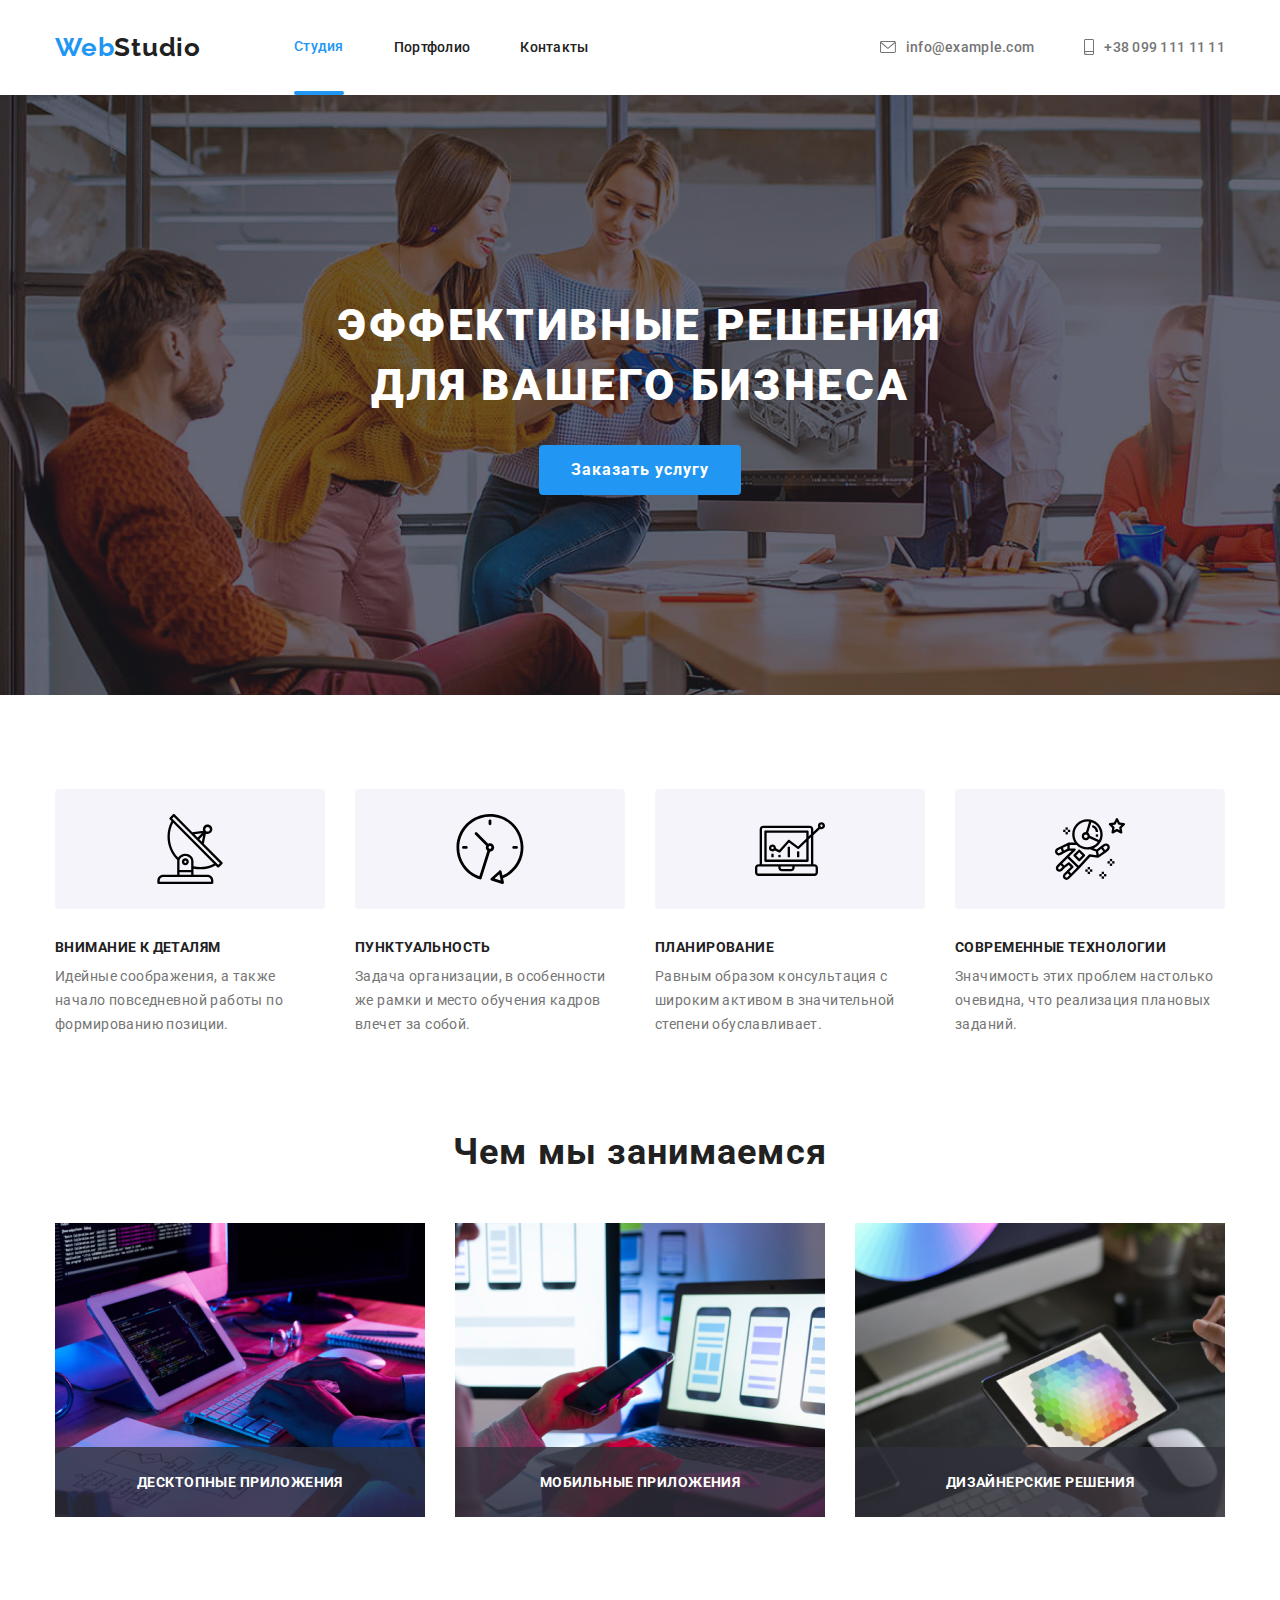
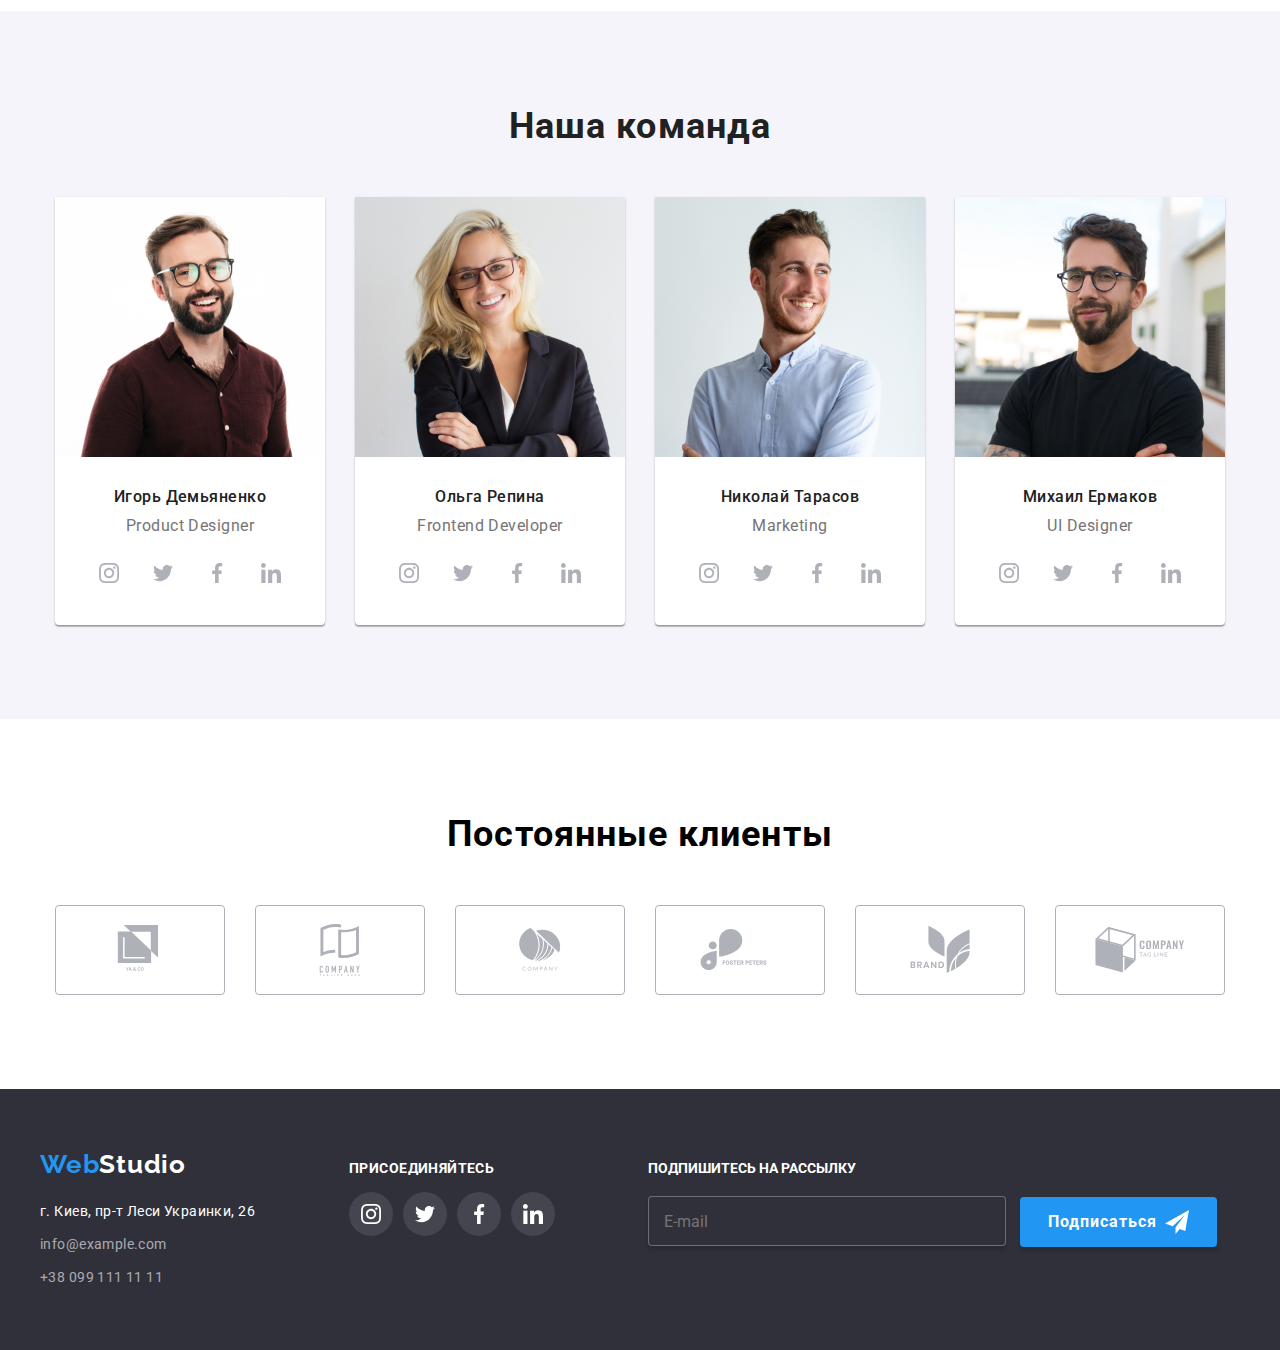
<file: index.html>
<!DOCTYPE html>
<html lang="ru">
  <head>
    <meta charset="UTF-8" />
    <meta name="viewport" content="width=device-width, initial-scale=1.0" />
    <title>Main</title>
    <link rel="stylesheet" href="https://cdnjs.cloudflare.com/ajax/libs/modern-normalize/1.0.0/modern-normalize.min.css">
    <link
      href="https://fonts.googleapis.com/css2?family=Oleo+Script&family=Raleway:wght@700&family=Roboto:wght@400;500;700;900&display=swap"
      rel="stylesheet" />
    <link rel="stylesheet" href="./css/styles.css" />
  </head>
  <body>
    <!-- Шапка -->
    <header class="header">
      <div class="container">
       <nav class="navigation">
        <a class="logo link" href="index.html">
          <span class="logo-element">Web</span>Studio
        </a>
        <ul class="navigation__list list">
          <li class="navigation__list-item">
            <a class="navigation__list-link link item active" href="index.html"><span class="navigation__list-underline"></span>Студия</a>
          </li>
          <li class="navigation__list-item">
            <a class="navigation__list-link link" href="portfolio.html">Портфолио</a>
          </li>
          <li class="navigation__list-item">
            <a class="navigation__list-link link" href="">Контакты</a>
          </li>
        </ul>
       </nav>
       <address class="address">
          <div class="header__address">
            <ul class="address__list list">
              <li class="address__list-item">
                <a class="address__list-link link" href="mailto:info@example.com">
                  <svg class="address__list-svg" width="16" height="12" ;>
                    <use href="./images/sprite.svg#icon-mail"></use>
                  </svg>
                  info@example.com</a>
              </li>
              <li class="address__list-item">
                <a class="address__list-link link" href="tel:+380991111111">
                  <svg class="address__list-svg" width="10" height="16" ;>
                    <use href="./images/sprite.svg#icon-smartphone"></use>
                  </svg>
                  +38 099 111 11 11</a>
              </li>
            </ul>
          </div>
          </address>
      </div>
    </header>
    <main>
      <!-- Герой -->
      <section class="hero">
        <div class="container">
            <h1 class="hero__header">Эффективные решения для вашего бизнеса</h1>
          <button class="modal-btn" type="button" data-modal-open>Заказать услугу</button>
        </div>
      </section>
      <!-- Наши качества -->
      <section class="about section">
        <div class="container">
          <h2 hidden class="about__header">Наши качества</h2>
          <ul class="about__list list">
            <li class="about__list-item">
              <div class="about__list-svg">
                <svg class="about__list-icon" width="120" height="70">
                  <use href="./images/sprite.svg#icon-antenna"></use>
                </svg>
              </div>
              <h3 class="about__list-header">Внимание к деталям</h3>
              <p class="about__list-text">
                Идейные соображения, а также начало повседневной работы по
                формированию позиции.
              </p>
            </li>
            <li class="about__list-item">
              <div class="about__list-svg">
                <svg class="about__list-icon" width="120" height="70">
                  <use href="./images/sprite.svg#icon-clock"></use>
                </svg>
              </div>
              <h3 class="about__list-header">Пунктуальность</h3>
              <p class="about__list-text">
                Задача организации, в особенности же рамки и место обучения кадров
                влечет за собой.
              </p>
            </li>
            <li class="about__list-item">
              <div class="about__list-svg">
                <svg class="about__list-icon" width="120" height="70">
                  <use href="./images/sprite.svg#icon-diagram"></use>
                </svg>
              </div>
              <h3 class="about__list-header">Планирование</h3>
              <p class="about__list-text">
                Равным образом консультация с широким активом в значительной
                степени обуславливает.
              </p>
            </li>
            <li class="about__list-item">
              <div class="about__list-svg">
                <svg class="about__list-icon" width="120" height="70">
                  <use href="./images/sprite.svg#icon-astronaut"></use>
                </svg>
              </div>
              <h3 class="about__list-header">Современные технологии</h3>
              <p class="about__list-text">
                Значимость этих проблем настолько очевидна, что реализация
                плановых заданий.
              </p>
            </li>
          </ul>
        </div>
      </section>
      <!-- Чем мы занимаемся -->
      <section class="works">
        <div class="container">
          <h2 class="works__header">Чем мы занимаемся</h2>
          <ul class="works__list list">
            <li class="works__list-item">
              <img class="works__list-img" src="./images/main/tab.jpg" alt="человек за планшетом" width="370" height="294" />
              <p class="works__list-desc">Десктопные приложения</p>
            </li>
            <li class="works__list-item">
              <img class="works__list-img" src="./images/main/phone1.jpg" alt="человек с телефоном за ноутбуком" width="370"
                height="294" />
              <p class="works__list-desc">Мобильные приложения</p>
            </li>
            <li class="works__list-item">
              <img class="works__list-img" src="./images/main/phone2.jpg" alt="человек с палитрой на телефоне" width="370"
                height="294" />
              <p class="works__list-desc">Дизайнерские решения</p>
            </li>
          </ul>
        </div>
      </section>
      <!-- Наша команда -->
      <section class="team section">
        <div class="container">
          <h2 class="team__header">Наша команда</h2>
          <ul class="team__list list">
            <li class="team__list-item">
              <img class="team__list-img" src="./images/main/igordemyanenko.jpg" alt="Фото разработчика" height="260"
                width="270" />
              <div class="team__info">
                <h3 class="team__name">Игорь Демьяненко</h3>
                <p class="team__work">Product Designer</p>
                <ul class="social__list list">
                  <li class="social__list-item">
                    <a href="#" class="social__list-link link">
                      <svg class="social__list-svg">
                        <use href="./images/sprite.svg#icon-instagram"></use>
                      </svg>
                    </a>
                  </li>
                  <li class="social__list-item">
                    <a href="#" class="social__list-link link">
                      <svg class="social__list-svg">
                        <use href="./images/sprite.svg#icon-twitter"></use>
                      </svg>
                    </a>
                  </li>
                  <li class="social__list-item">
                    <a href="#" class="social__list-link link">
                      <svg class="social__list-svg">
                        <use href="./images/sprite.svg#icon-facebook"></use>
                      </svg>
                    </a>
                  </li>
                  <li class="social__list-item">
                    <a href="#" class="social__list-link link">
                      <svg class="social__list-svg">
                        <use href="./images/sprite.svg#icon-linkedin"></use>
                      </svg>
                    </a>
                  </li>
                </ul>
              </div>
            </li>
            <li class="team__list-item">
              <img class="team__list-img" src="./images/main/olgarepina.jpg" alt="Фото разработчика" height="260"
                width="270" />
              <div class="team__info">
                <h3 class="team__name">Ольга Репина</h3>
                <p class="team__work">Frontend Developer</p>
                <ul class="social__list list">
                  <li class="social__list-item">
                    <a href="#" class="social__list-link link">
                      <svg class="social__list-svg">
                        <use href="./images/sprite.svg#icon-instagram"></use>
                      </svg>
                    </a>
                  </li>
                  <li class="social__list-item">
                    <a href="#" class="social__list-link link">
                      <svg class="social__list-svg">
                        <use href="./images/sprite.svg#icon-twitter"></use>
                      </svg>
                    </a>
                  </li>
                  <li class="social__list-item">
                    <a href="#" class="social__list-link link">
                      <svg class="social__list-svg">
                        <use href="./images/sprite.svg#icon-facebook"></use>
                      </svg>
                    </a>
                  </li>
                  <li class="social__list-item">
                    <a href="#" class="social__list-link link">
                      <svg class="social__list-svg">
                        <use href="./images/sprite.svg#icon-linkedin"></use>
                      </svg>
                    </a>
                  </li>
                </ul>
              </div>
            </li>
            <li class="team__list-item">
              <img class="team__list-img" src="./images/main/nikolaytarasov.jpg" alt="Фото разработчика" height="260"
                width="270" />
              <div class="team__info">
                <h3 class="team__name">Николай Тарасов</h3>
                <p class="team__work">Marketing</p>
                <ul class="social__list list">
                  <li class="social__list-item">
                    <a href="#" class="social__list-link link">
                      <svg class="social__list-svg">
                        <use href="./images/sprite.svg#icon-instagram"></use>
                      </svg>
                    </a>
                  </li>
                  <li class="social__list-item">
                    <a href="#" class="social__list-link link">
                      <svg class="social__list-svg">
                        <use href="./images/sprite.svg#icon-twitter"></use>
                      </svg>
                    </a>
                  </li>
                  <li class="social__list-item">
                    <a href="#" class="social__list-link link">
                      <svg class="social__list-svg">
                        <use href="./images/sprite.svg#icon-facebook"></use>
                      </svg>
                    </a>
                  </li>
                  <li class="social__list-item">
                    <a href="#" class="social__list-link link">
                      <svg class="social__list-svg">
                        <use href="./images/sprite.svg#icon-linkedin"></use>
                      </svg>
                    </a>
                  </li>
                </ul>
              </div>
            </li>
            <li class="team__list-item">
              <img class="team__list-img" src="./images/main/mihailermakov.jpg" alt="Фото разработчика" height="260"
                width="270" />
              <div class="team__info">
                <h3 class="team__name">Михаил Ермаков</h3>
                <p class="team__work">UI Designer</p>
                <ul class="social__list list">
                  <li class="social__list-item">
                    <a href="#" class="social__list-link link">
                      <svg class="social__list-svg">
                        <use href="./images/sprite.svg#icon-instagram"></use>
                      </svg>
                    </a>
                  </li>
                  <li class="social__list-item">
                    <a href="#" class="social__list-link link">
                      <svg class="social__list-svg">
                        <use href="./images/sprite.svg#icon-twitter"></use>
                      </svg>
                    </a>
                  </li>
                  <li class="social__list-item">
                    <a href="#" class="social__list-link link">
                      <svg class="social__list-svg">
                        <use href="./images/sprite.svg#icon-facebook"></use>
                      </svg>
                    </a>
                  </li>
                  <li class="social__list-item">
                    <a href="#" class="social__list-link link">
                      <svg class="social__list-svg">
                        <use href="./images/sprite.svg#icon-linkedin"></use>
                      </svg>
                    </a>
                  </li>
                </ul>
              </div>
            </li>
          </ul>
        </div>
      </section>
      <!--Постоянные клиенты-->
      <section class="clients section">
        <div class="container">
          <h2 class="clients__header">Постоянные клиенты</h2>
          <ul class="clients__list list">
            <li class="clients__list-item">
              <a class="clients__list-link link" href="">
                <svg class="clients__list-svg" wight="45" height="49">
                  <use href="./images/sprite.svg#icon-logo1"></use>
                </svg>
              </a>
            </li>
            <li class="clients__list-item">
              <a class="clients__list-link link" href="">
                <svg class="clients__list-svg" wight="40" height="52">
                  <use href="./images/sprite.svg#icon-logo2"></use>
                </svg>
              </a>
            </li>
            <li class="clients__list-item">
              <a class="clients__list-link link" href="">
                <svg class="clients__list-svg" wight="41" height="43">
                  <use href="./images/sprite.svg#icon-logo3"></use>
                </svg>
              </a>
            </li>
            <li class="clients__list-item">
              <a class="clients__list-link link" href="">
                <svg class="clients__list-svg" wight="80" height="42">
                  <use href="./images/sprite.svg#icon-logo4"></use>
                </svg>
              </a>
            </li>
            <li class="clients__list-item">
              <a class="clients__list-link link" href="">
                <svg class="clients__list-svg" wight="59" height="47">
                  <use href="./images/sprite.svg#icon-logo5"></use>
                </svg>
              </a>
            </li>
            <li class="clients__list-item">
              <a class="clients__list-link link" href="">
                <svg class="clients__list-svg" wight="89" height="46">
                  <use href="./images/sprite.svg#icon-logo6"></use>
                </svg>
              </a>
            </li>
          </ul>
        </div>
      </section>
    </main>
    <footer class="footer">
      <div class="container">
        <div class="footer__address-wrapper">
          <a class="logo link" href="/index.html">
            <span class="logo-element">Web</span><span class="footer__logo-element">Studio</span>
          </a>
          <address class="footer__address address">
            <ul class="footer__address-list list">
              <li class="footer__address-item">
                <a class="footer__address-map link" href="https://goo.gl/maps/5HZnRqnJjsardYHZ7" target="_blank">г. Киев, пр-т
                  Леси
                  Украинки, 26
                </a>
              </li>
              <li class="footer__address-item">
                <a class="footer__address-link link" href="mailto:info@example.com">info@example.com</a>
              </li>
              <li class="footer__address-item">
                <a class="footer__address-link link" href="tel:+380991111111">+38 099 111 11 11</a>
              </li>
            </ul>
          </address>
        </div>
        <div class="footer__social">
          <p class="footer__social-agit">Присоединяйтесь</p>
          <ul class="social__list list">
            <li class="social__list-item footer__social-item">
              <a href="#" class="social__list-link link footer__social-list">
                <svg class="social__list-svg footer__social-svg">
                  <use href="./images/sprite.svg#icon-instagram"></use>
                </svg>
              </a>
            </li>
            <li class="social__list-item footer__social-item">
              <a href="#" class="social__list-link link footer__social-list">
                <svg class="social__list-svg footer__social-svg">
                  <use href="./images/sprite.svg#icon-twitter"></use>
                </svg>
              </a>
            </li>
            <li class="social__list-item footer__social-item">
              <a href="#" class="social__list-link link footer__social-list">
                <svg class="social__list-svg footer__social-svg">
                  <use href="./images/sprite.svg#icon-facebook"></use>
                </svg>
              </a>
            </li>
            <li class="social__list-item footer__social-item">
              <a href="#" class="social__list-link link footer__social-list">
                <svg class="social__list-svg footer__social-svg">
                  <use href="./images/sprite.svg#icon-linkedin"></use>
                </svg>
              </a>
            </li>
          </ul>
        </div>
        <div class="footer__subscribe">
          <p class="footer__subscribe-agit">Подпишитесь на рассылку</p>
          <div>
            <input class="footer__subscribe-input" type="email" name="name" id="subscribe" placeholder="E-mail">
            <button type="submit" class="footer__subscribe-button">Подписаться
              <svg class="footer__subscribe-svg" width="24" height="24">
                <use href="./images/sprite.svg#icon-send">
              </svg>
            </button>
          </div>
        </div>
      </div>
    </footer>
    <!--Backdrop -->
    <div class="hero__backdrop is-hidden" data-modal>
      <div class="hero__modal">
        <h2 class="hero__modal-title">Оставьте свои данные, мы вам перезвоним</h2>
        <form class="hero__modal-form">
          <div class="hero__modal-area">
            <label class="hero__modal-label" for="name">Имя</label>
            <div class="hero__modal-wrapper">
              <input class="hero__modal-input" type="text" name="name" id="name">
              <svg class="hero__modal-svg" width="12" height="12">
                <use href="./images/sprite.svg#icon-name"></use>
              </svg>
            </div>
          </div>
          <div class="hero__modal-area">
            <label class="hero__modal-label" for="tel">Телефон</label>
            <div class="hero__modal-wrapper">
              <input class="hero__modal-input" type="tel" name="tel" id="tel">
              <svg class="hero__modal-svg" width="12" height="12">
                <use href="./images/sprite.svg#icon-phone"></use>
              </svg>
            </div>
          </div>
          <div class="hero__modal-area">
            <label class="hero__modal-label" for="email">Почта</label>
            <div class="hero__modal-wrapper">
              <input class="hero__modal-input" type="email" name="email" id="email">
              <svg class="hero__modal-svg" width="12" height="12">
                <use href="./images/sprite.svg#icon-mail2"></use>
              </svg>
            </div>
          </div>
          <div class="hero__modal-area">
            <label class="hero__modal-label" for="comment">Комментарий</label>
            <textarea class="hero__modal-comment" name="comment" id="comment" rows=""
              placeholder="Введите текст"></textarea>
          </div>
          <div class="hero__modal-checkbox-wrapper">
            <input class="hero__modal-input-check" type="checkbox" name="checkboxl" id="checkbox">
            <label class="hero__modal-check-label" for="checkbox">
              Соглашаюсь с рассылкой и принимаю
              <a href="" class="hero__modal-conditions">
                Условия договора
              </a>
            </label>
            <svg class="hero__modal-check-svg">
              <use href="./images/sprite.svg#icon-check"></use>
            </svg>
          </div>
          <button class="modal-btn" type="submit">Отправить</button>
        </form>
        <button type="button" class="hero__modalbtn" data-modal-close>
          <svg class="hero__modalbtn-svg" width="12" height="12">
            <use href="./images/sprite.svg#icon-close"></use>
          </svg>
        </button>
      </div>
    </div>
    <script src="./js/modal.js"></script>
  </body>
</html>
</file>
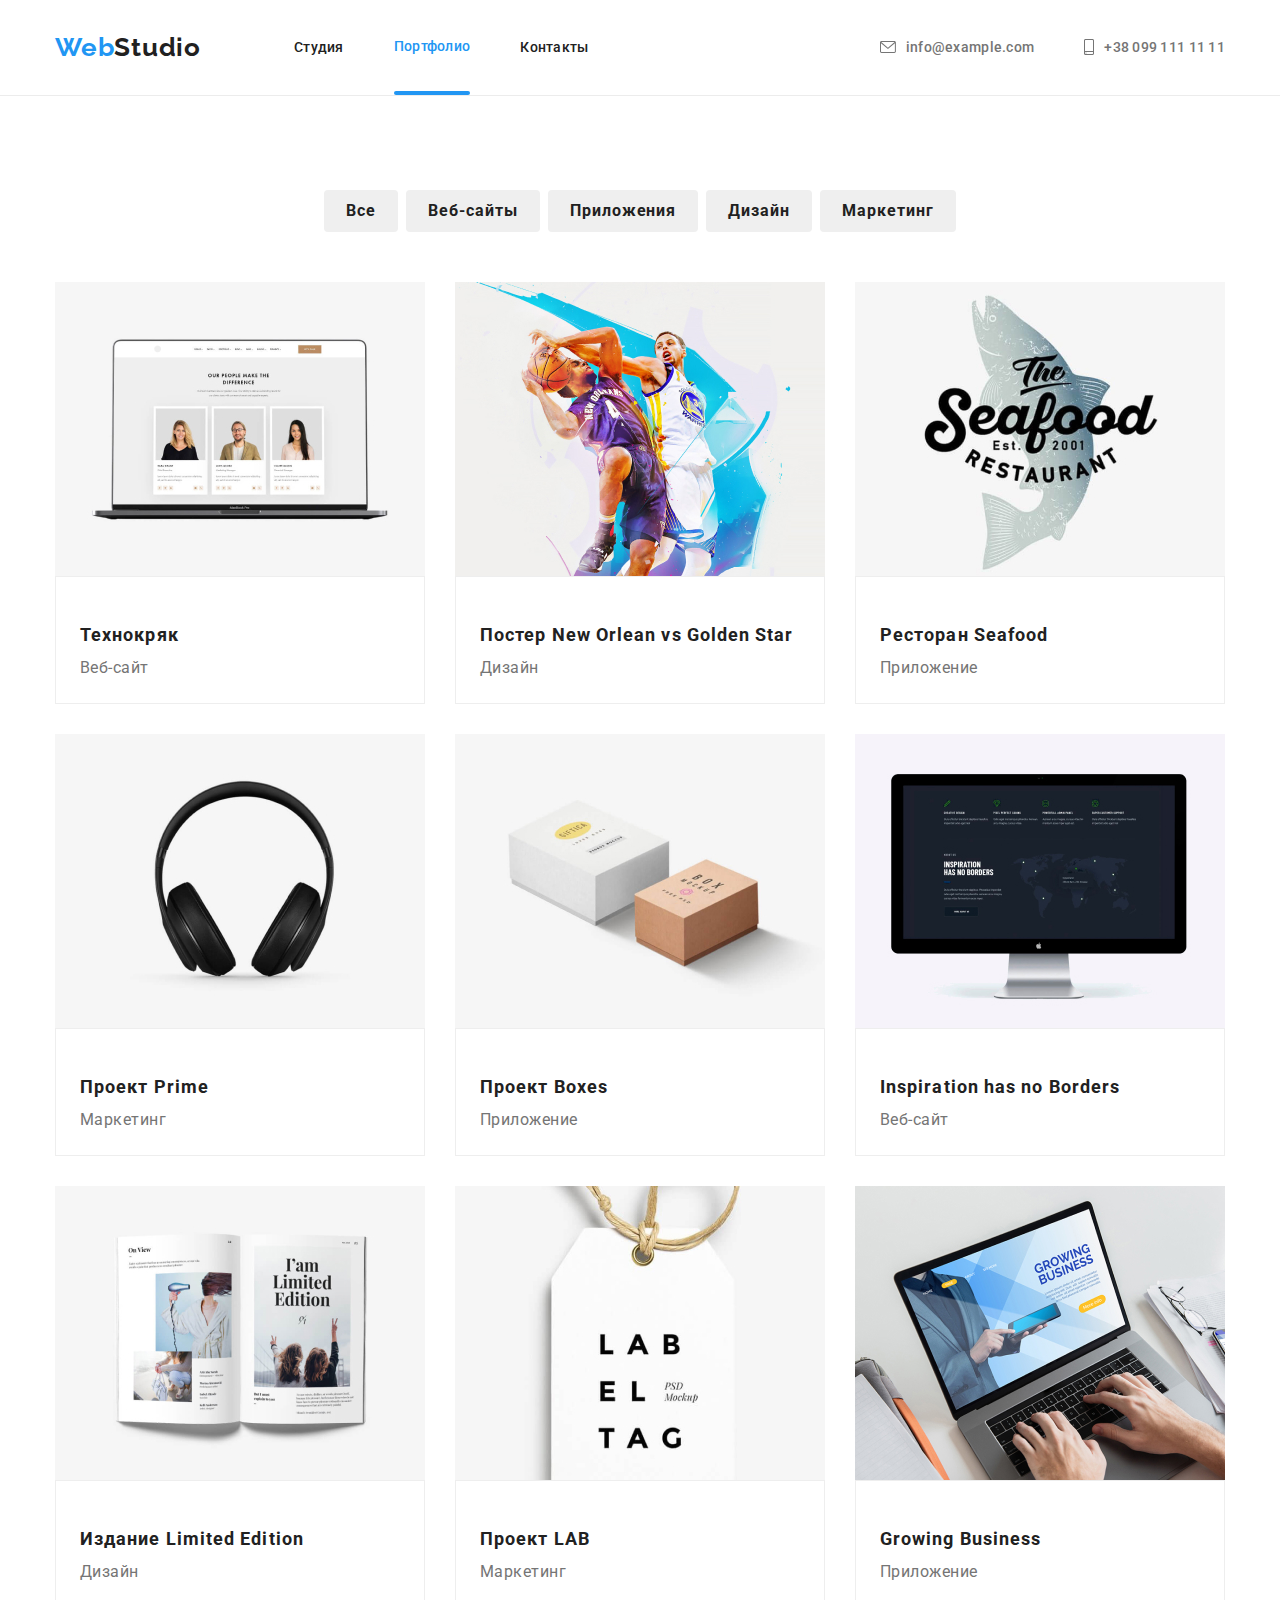
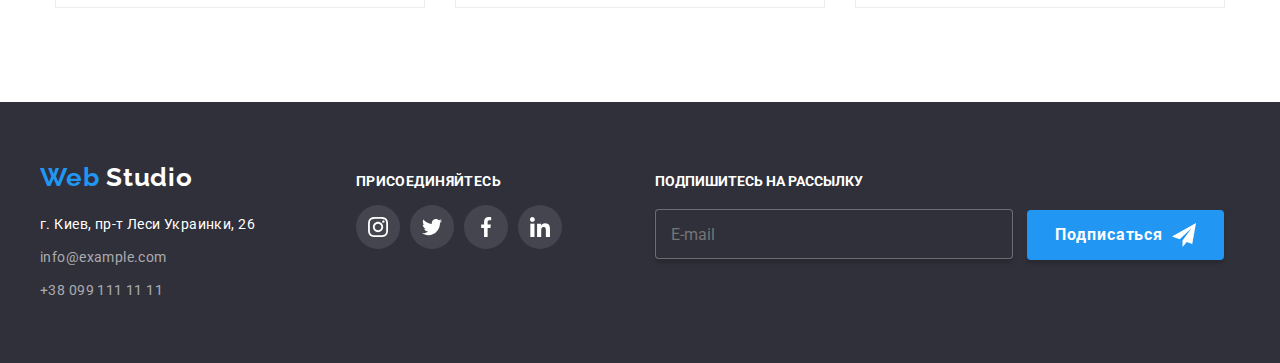
<file: portfolio.html>
<!DOCTYPE html>
<html lang="ru">
  <head>
    <meta charset="UTF-8" />
    <meta name="viewport" content="width=device-width, initial-scale=1.0" />
    <title>Portfolio</title>
    <link rel="stylesheet" href="https://cdnjs.cloudflare.com/ajax/libs/modern-normalize/1.0.0/modern-normalize.min.css">
    <link
      href="https://fonts.googleapis.com/css2?family=Oleo+Script&family=Raleway:wght@700&family=Roboto:wght@400;500;700;900&display=swap"
      rel="stylesheet" />
    <link rel="stylesheet" href="./css/portfolio.css" />
  </head>
  <body>
    <!-- Шапка -->
    <header class="header">
      <div class="container">
        <nav class="navigation">
          <a class="logo link" href="index.html">
            <span class="logo-element">Web</span>Studio
          </a>
        <ul class="navigation__list list">
          <li class="navigation__list-item">
            <a class="navigation__list-link link" href="index.html">Студия</a>
          </li>
          <li class="navigation__list-item">
            <a class="navigation__list-link link item active" href="portfolio.html"><span class="navigation__list-underline"></span>Портфолио</a>
          </li>
          <li class="navigation__list-item">
            <a class="navigation__list-link link" href="">Контакты</a>
          </li>
        </ul>
        </nav>
        <address class="address">
          <div class="header__address">
            <ul class="address__list list">
              <li class="address__list-item">
                <a class="address__list-link link" href="mailto:info@example.com">
                  <svg class="address__list-svg" width="16" height="12" ;>
                    <use href="./images/sprite.svg#icon-mail"></use>
                  </svg>
                  info@example.com</a>
              </li>
              <li class="address__list-item">
                <a class="address__list-link link" href="tel:+380991111111">
                  <svg class="address__list-svg" width="10" height="16" ;>
                    <use href="./images/sprite.svg#icon-smartphone"></use>
                  </svg>
                  +38 099 111 11 11</a>
              </li>
            </ul>
          </div>
        </address>
      </div>
    </header>
    <main>
      <!-- Список проектов -->
      <section class="projects">
        <h1 hidden>Список проектов</h1>
        <div class="container">
          <ul class="projects__list list">
            <li class="projects__list-item"><button class="modal-btn">Все</button></li>
            <li class="projects__list-item"><button class="modal-btn">Веб-сайты</button></li>
            <li class="projects__list-item"><button class="modal-btn">Приложения</button></li>
            <li class="projects__list-item"><button class="modal-btn">Дизайн</button></li>
            <li class="projects__list-item"><button class="modal-btn">Маркетинг</button></li>
          </ul>
        </div>
      </section>
      <!-- Примеры работ -->
      <section class="works">
        <!-- <h2 class="works__list">Примеры работ</h2> -->
        <div class="container">
          <ul class="works__list list">
            <li class="works__list-item">
              <a class="works__list-link link" href="">
                <div class="works__list-wrap">
                  <img src="./images/portfolio/technokryak.jpg" alt="Веб сайт технокряк" width="370" height="294" />
                  <div class="works__list-float">
                    <p class="works__list-text">Технокряк это современная площадка распространения коронавируса. Компании
                      используют эту платформу для цифрового шпионажа и атак на защищённые сервера конкурентов.
                    </p>
                  </div>
                </div>
                <div class="works__list-desc">
                  <h3 class="works__list-title">Технокряк</h3>
                  <p class="works__list-name">Веб-сайт</p>
                </div>
              </a>
            </li>
            <li class="works__list-item">
              <a class="works__list-link link" href="">
                <div class="works__list-wrap">
                  <img src="./images/portfolio/poster.jpg" alt="Веб сайт технокряк" width="370" height="294" />
                  <div class="works__list-float">
                    <p class="works__list-text">Технокряк это современная площадка распространения коронавируса. Компании
                      используют эту
                      платформу для цифрового шпионажа и атак на защищённые сервера конкурентов.
                    </p>
                  </div>
                </div>
                <div class="works__list-desc">
                  <h3 class="works__list-title">Постер New Orlean vs Golden Star</h3>
                  <p class="works__list-name">Дизайн</p>
                </div>
              </a>
            </li>
            <li class="works__list-item">
              <a class="works__list-link link" href="">
                <div class="works__list-wrap">
                  <img src="./images/portfolio/seafood.jpg" alt="Веб сайт технокряк" width="370" height="294" />
                  <div class="works__list-float">
                    <p class="works__list-text">Технокряк это современная площадка распространения коронавируса. Компании
                      используют эту
                      платформу для цифрового шпионажа и атак на защищённые сервера конкурентов.
                    </p>
                  </div>
                </div>
                <div class="works__list-desc">
                  <h3 class="works__list-title">Ресторан Seafood</h3>
                  <p class="works__list-name">Приложение</p>
                </div>
              </a>
            </li>
            <li class="works__list-item">
              <a class="works__list-link link" href="">
                <div class="works__list-wrap">
                  <img src="./images/portfolio/prime.jpg" alt="Веб сайт технокряк" width="370" height="294" />
                  <div class="works__list-float">
                    <p class="works__list-text">Технокряк это современная площадка распространения коронавируса. Компании
                      используют эту
                      платформу для цифрового шпионажа и атак на защищённые сервера конкурентов.
                    </p>
                  </div>
                </div>
                <div class="works__list-desc">
                  <h3 class="works__list-title">Проект Prime</h3>
                  <p class="works__list-name">Маркетинг</p>
                </div>
              </a>
            </li>
            <li class="works__list-item">
              <a class="works__list-link link" href="">
                <div class="works__list-wrap">
                  <img src="./images/portfolio/boxes.jpg" alt="Веб сайт технокряк" width="370" height="294" />
                  <div class="works__list-float">
                    <p class="works__list-text">Технокряк это современная площадка распространения коронавируса. Компании
                      используют эту
                      платформу для цифрового шпионажа и атак на защищённые сервера конкурентов.
                    </p>
                  </div>
                </div>
                <div class="works__list-desc">
                  <h3 class="works__list-title">Проект Boxes</h3>
                  <p class="works__list-name">Приложение</p>
                </div>
              </a>
            </li>
            <li class="works__list-item">
              <a class="works__list-link link" href="">
                <div class="works__list-wrap">
                  <img src="./images/portfolio/inspiration.jpg" alt="Веб сайт технокряк" width="370" height="294" />
                  <div class="works__list-float">
                    <p class="works__list-text">Технокряк это современная площадка распространения коронавируса. Компании
                      используют эту
                      платформу для цифрового шпионажа и атак на защищённые сервера конкурентов.
                    </p>
                  </div>
                </div>
                <div class="works__list-desc">
                  <h3 class="works__list-title">Inspiration has no Borders</h3>
                  <p class="works__list-name">Веб-сайт</p>
                </div>
              </a>
            </li>
            <li class="works__list-item">
              <a class="works__list-link link" href="">
                <div class="works__list-wrap">
                  <img src="./images/portfolio/limited.jpg" alt="Веб сайт технокряк" width="370" height="294" />
                  <div class="works__list-float">
                    <p class="works__list-text">Технокряк это современная площадка распространения коронавируса. Компании
                      используют эту
                      платформу для цифрового шпионажа и атак на защищённые сервера конкурентов.
                    </p>
                  </div>
                </div>
                <div class="works__list-desc">
                  <h3 class="works__list-title">Издание Limited Edition</h3>
                  <p class="works__list-name">Дизайн</p>
                </div>
              </a>
            </li>
            <li class="works__list-item">
              <a class="works__list-link link" href="">
                <div class="works__list-wrap">
                  <img src="./images/portfolio/lab.jpg" alt="Веб сайт технокряк" width="370" height="294" />
                  <div class="works__list-float">
                    <p class="works__list-text">Технокряк это современная площадка распространения коронавируса. Компании
                      используют эту
                      платформу для цифрового шпионажа и атак на защищённые сервера конкурентов.
                    </p>
                  </div>
                </div>
                <div class="works__list-desc">
                  <h3 class="works__list-title">Проект LAB</h3>
                  <p class="works__list-name">Маркетинг</p>
                </div>
              </a>
            </li>
            <li class="works__list-item">
              <a class="works__list-link link" href="">
                <div class="works__list-wrap">
                  <img src="./images/portfolio/growing.jpg" alt="Веб сайт технокряк" width="370" height="294" />
                  <div class="works__list-float">
                    <p class="works__list-text">Технокряк это современная площадка распространения коронавируса. Компании
                      используют эту
                      платформу для цифрового шпионажа и атак на защищённые сервера конкурентов.
                    </p>
                  </div>
                </div>
                <div class="works__list-desc">
                  <h3 class="works__list-title">Growing Business</h3>
                  <p class="works__list-name">Приложение</p>
                </div>
              </a>
            </li>
          </ul>
        </div>
      </section>
    </main>
    <footer class="footer">
      <div class="container">
        <div class="footer__address-wrapper">
          <a class="logo link" href="/index.html">
            <span class="logo-element">Web</span>
            <span class="footer__logo-element">Studio</span>
          </a>
          <address class="footer__address address">
            <ul class="footer__address-list list">
              <li class="footer__address-item">
                <a class="footer__address-map link" href="https://goo.gl/maps/5HZnRqnJjsardYHZ7" target="_blank">
                  г. Киев, пр-т Леси
                  Украинки, 26
                </a>
              </li>
              <li class="footer__address-item">
                <a class="footer__address-link link" href="mailto:info@example.com">info@example.com</a>
              </li>
              <li class="footer__address-item">
                <a class="footer__address-link link" href="tel:+380991111111">+38 099 111 11 11</a>
              </li>
            </ul>
          </address>
        </div>
        <div class="footer__social">
          <p class="footer__social-agit">Присоединяйтесь</p>
          <ul class="social__list list">
            <li class="social__list-item footer__social-item">
              <a href="#" class="social__list-link link footer__social-list">
                <svg class="social__list-svg footer__social-svg">
                  <use href="./images/sprite.svg#icon-instagram"></use>
                </svg>
              </a>
            </li>
            <li class="social__list-item footer__social-item">
              <a href="#" class="social__list-link link footer__social-list">
                <svg class="social__list-svg footer__social-svg">
                  <use href="./images/sprite.svg#icon-twitter"></use>
                </svg>
              </a>
            </li>
            <li class="social__list-item footer__social-item">
              <a href="#" class="social__list-link link footer__social-list">
                <svg class="social__list-svg footer__social-svg">
                  <use href="./images/sprite.svg#icon-facebook"></use>
                </svg>
              </a>
            </li>
            <li class="social__list-item footer__social-item">
              <a href="#" class="social__list-link link footer__social-list">
                <svg class="social__list-svg footer__social-svg">
                  <use href="./images/sprite.svg#icon-linkedin"></use>
                </svg>
              </a>
            </li>
          </ul>
        </div>
        <div class="footer__subscribe">
          <p class="footer__subscribe-agit">Подпишитесь на рассылку</p>
          <div>
            <input class="footer__subscribe-input" type="email" name="name" id="subscribe" placeholder="E-mail">
            <button type="submit" class="footer__subscribe-button">Подписаться
              <svg class="footer__subscribe-svg" width="24" height="24">
                <use href="./images/sprite.svg#icon-send">
              </svg>
            </button>
          </div>
        </div>
      </div>
    </footer>
    <script src="./js/modal.js"></script>
  </body>
</html>
</file>
<file: css/styles.css>
:root {
  --main-font: "Roboto", sans-serif;
  --secondary-font: "Raleway", sans-serif;
  --accent-color: #2196f3;
  --headers-color: #212121;
  --text-color: #757575;
  --hero-color: #ffffff;
  --social-color: #afb1b8;
  --about-color: #f5f4fa;
  --footer__address-color: rgba(255, 255, 255, 0.6);
}

h1,
h2,
h3,
h4,
h5,
h6,
p {
  margin: 0;
}

ul,
ol {
  margin: 0;
  padding: 0;
}

body {
  font-family: var(--main-font);
}

img {
  display: block;
}

.link {
  text-decoration: none;
}

.list {
  list-style: none;
}

.address {
  font-style: normal;
}

.container {
  width: 1200px;
  padding: 0 15px;
  margin: 0 auto;
}

.section {
  padding-top: 94px;
  padding-bottom: 94px;
}

/* ========== COMPONENTS ========== */
.logo-element {
  font-family: var(--secondary-font);
  font-weight: 700;
  font-size: 26px;
  line-height: 1.192;
  letter-spacing: 0.03em;
  color: var(--accent-color);
}

.works__header,
.team__header {
  font-weight: 700;
  font-size: 36px;
  line-height: 1.167;
  letter-spacing: 0.03em;
  color: var(--headers-color);
}

/* ======== END COMPONENTS ======== */

/* ========== HEADER ========== */
.header {
  padding: 32px 0;
}

.header .container {
  display: flex;
  align-items: center;
  justify-content: space-between;
}

.navigation {
  display: flex;
  align-items: center;
}

.navigation__list {
  display: flex;
}

.navigation__list-item:not(:last-child) {
  margin-right: 50px;
}

.logo {
  margin-right: 93px;
}

.navigation__list-link,
.address__list-link {
  font-weight: 500;
  font-size: 14px;
  line-height: 1.142;
  letter-spacing: 0.02em;
  color: var(--headers-color);
  transition: all 250ms cubic-bezier(0.4, 0, 0.2, 1);
}

.navigation__list-item .active {
  color: var(--accent-color);
}

.navigation__list-link:hover,
.address__list-link:hover,
.navigation__list-link:focus,
.address__list-link:focus {
  color: var(--accent-color);
}

.logo {
  font-family: var(--secondary-font);
  font-weight: 700;
  font-size: 26px;
  line-height: 1.192;
  letter-spacing: 0.03em;
  color: var(--headers-color);
}

.address__list {
  display: flex;
}

.address__list-item:not(:last-child) {
  margin-right: 50px;
}

.address__list-link {
  color: var(--text-color);
  display: flex;
  align-items: center;
}

.address__list-svg {
  display: inline-block;
  align-items: center;
  background-size: contain;
  background-position: center;
  margin-right: 10px;
  fill: var(--text-color);
  transition: all 250ms cubic-bezier(0.4, 0, 0.2, 1);
}

.item {
  display: block;
  position: relative;
}

.navigation__list-underline {
  position: absolute;
  bottom: -41px;
  width: 100%;
  height: 4px;
  border-radius: 2px;
  background-color: var(--accent-color);
}

.address__list-link:hover .address__list-svg,
.address__list-link:focus .address__list-svg {
  fill: var(--accent-color);
}

/* ========== END HEADER ========== */

/* ========== HERO ========== */
.hero {
  background-color: #2f303a;
  background-image: linear-gradient(
      rgba(47, 48, 58, 0.4),
      rgba(47, 48, 58, 0.4)
    ),
    url(../images/main/hero.jpg);
  max-width: 1600px;
  height: 600px;
  background-repeat: no-repeat;
  background-size: cover;
}

.modal-btn {
  display: block;
  font-family: inherit;
  font-weight: 700;
  font-size: 16px;
  line-height: 1.875;
  letter-spacing: 0.06em;
  margin: 0 auto;
  margin-top: 30px;
  padding: 10px 32px;
  border-style: none;
  border-radius: 4px;
  cursor: pointer;
  background-color: var(--accent-color);
  color: var(--hero-color);
}

.modal-btn:hover,
.modal-btn:focus {
  box-shadow: 0px 4px 4px rgba(0, 0, 0, 0.15);
}

.hero__header {
  text-align: center;
  width: 700px;
  margin: 0 auto;
  padding-top: 200px;
  font-weight: 900;
  font-size: 44px;
  line-height: 1.364;
  letter-spacing: 0.06em;
  text-transform: uppercase;
  color: var(--hero-color);
}
/* ========== END HERO ========== */

/* ========== ABOUT ========== */
.about .container {
  display: flex;
}

.about__list {
  display: flex;
  flex-wrap: wrap;
  margin-left: -30px;
}

.about__list-header {
  margin-top: 30px;
  font-weight: 700;
  font-size: 14px;
  line-height: 1.142;
  letter-spacing: 0.03em;
  text-transform: uppercase;
  color: var(--headers-color);
}

.about__list-item {
  margin-left: 30px;
  flex-basis: calc(100% / 4 - 30px);
}

.about__list-text {
  margin-top: 10px;
  font-weight: 400;
  font-size: 14px;
  line-height: 1.714;
  letter-spacing: 0.03em;
  color: var(--text-color);
}

.about__list-svg {
  display: flex;
  justify-content: center;
  padding-top: 25px;
  padding-bottom: 25px;
  border-radius: 4px;
  background-color: var(--about-color);
}

/* ========== END ABOUT ========== */

/* ========== WORKS ========== */
.works .container {
  display: flex;
  flex-wrap: wrap;
}

.works {
  padding-bottom: 94px;
}

.works__header {
  margin: 0 auto;
}

.works__list {
  display: flex;
  justify-content: center;
  padding-top: 50px;
}

.works__list-item:not(:last-child) {
  margin-right: 30px;
}

.works__list-item {
  position: relative;
}

.works__list-desc {
  font-weight: 700;
  font-size: 14px;
  line-height: 1.142;
  text-align: center;
  letter-spacing: 0.03em;
  text-transform: uppercase;
  color: var(--hero-color);
  padding-top: 27px;
  padding-bottom: 27px;
  background: rgba(47, 48, 58, 0.8);
  position: absolute;
  bottom: 0;
  left: 0;
  width: 100%;
}

/* ========== END WORKS ========== */

/* ========== TEAM ========== */
.team .container {
  display: flex;
  flex-wrap: wrap;
}

.team {
  background-color: #f5f4fa;
}

.team__header {
  margin: 0 auto;
}

.team__list {
  display: flex;
  padding-top: 50px;
}

.team__name {
  display: flex;
  justify-content: center;
  font-weight: 500;
  font-size: 16px;
  line-height: 1.188;
  letter-spacing: 0.03em;
  color: var(--headers-color);
}

.team__work {
  display: flex;
  justify-content: center;
  font-weight: 400;
  font-size: 16px;
  line-height: 1.188;
  letter-spacing: 0.03em;
  color: var(--text-color);
  margin-top: 10px;
}

.team__list-item {
  background-color: var(--hero-color);
  box-shadow: 0px 1px 3px rgba(0, 0, 0, 0.12), 0px 1px 1px rgba(0, 0, 0, 0.14),
    0px 2px 1px rgba(0, 0, 0, 0.2);
  border-radius: 0px 0px 4px 4px;
}

.team__list-item:not(:last-child) {
  margin-right: 30px;
}

.team__info {
  padding: 30px 32px;
}

.social__list {
  display: flex;
  justify-content: space-between;
  margin-top: 16px;
}

.social__list-link {
  display: flex;
  justify-content: center;
  align-items: center;
  width: 44px;
  height: 44px;
  border-radius: 50%;
  background-color: var(--hero-color);
  transition: all 250ms cubic-bezier(0.4, 0, 0.2, 1);
}

.social__list-link:hover,
.social__list-link:focus {
  background-color: var(--accent-color);
}

.social__list-link:hover .social__list-svg,
.social__list-link:focus .social__list-svg {
  fill: var(--hero-color);
}

.social__list-svg {
  width: 20px;
  height: 20px;
  fill: var(--social-color);
  transition: all 250ms cubic-bezier(0.4, 0, 0.2, 1);
}

/* ========== END TEAM ========== */

/* ========== CLIENTS ========== */
.clients__header {
  font-weight: 700;
  font-size: 36px;
  line-height: 1.167;
  text-align: center;
  letter-spacing: 0.03em;
  margin-bottom: 50px;
}

.clients__list {
  display: flex;
  justify-content: space-between;
}

.clients__list-link {
  display: flex;
  justify-content: center;
  align-items: center;
  border: 1px solid var(--social-color);
  border-radius: 4px;
  width: 170px;
  height: 90px;
  transition: all 250ms cubic-bezier(0.4, 0, 0.2, 1);
}

.clients__list-svg {
  fill: var(--social-color);
  transition: all 250ms cubic-bezier(0.4, 0, 0.2, 1);
}

.clients__list-link:hover,
.clients__list-link:focus {
  border-color: var(--accent-color);
}

.clients__list-link:hover .clients__list-svg,
.clients__list-link:focus .clients__list-svg {
  fill: var(--accent-color);
}

.clients__list-item:not(:last-child) {
  margin-right: 30px;
}

/* ========== END CLIENTS ========== */

/* ========== FOOTER ========== */
.footer {
  background-color: #2f303a;
}
.footer .container {
  display: flex;
  padding: 60px 0px;
  align-items: baseline;
}

.footer__logo-element {
  font-family: var(--secondary-font);
  font-weight: 700;
  font-size: 26px;
  line-height: 1.192;
  letter-spacing: 0.03em;
  color: var(--hero-color);
}

.footer__address-wrapper {
  margin-right: 70px;
}

.footer__address-map {
  font-style: normal;
  font-weight: 400;
  font-size: 14px;
  line-height: 1.714;
  letter-spacing: 0.03em;
  color: #ffffff;
}

.footer__address-link {
  font-style: normal;
  font-weight: 400;
  font-size: 14px;
  line-height: 1.714;
  letter-spacing: 0.03em;
  color: var(--footer__address-color);
}

.footer__address {
  margin-top: 20px;
}

.footer__address-item:not(:last-child) {
  margin-bottom: 9px;
}

.footer__social-agit {
  font-weight: 700;
  font-size: 14px;
  line-height: 1.143;
  letter-spacing: 0.03em;
  text-transform: uppercase;
  color: var(--hero-color);
}

.footer__social-list {
  background-color: rgba(255, 255, 255, 0.1);
}

.footer__social-item:not(:last-child) {
  margin-right: 10px;
}

.footer__social-svg {
  fill: var(--hero-color);
}

.footer__subscribe-button {
  display: inline-flex;
  align-items: center;
  justify-content: space-between;
  width: 197px;
  height: 50px;
  padding: 10px 28px;
  box-shadow: 0px 4px 4px rgba(0, 0, 0, 0.15);
  border-radius: 4px;
  border: none;
  font-weight: 700;
  font-size: 16px;
  line-height: 1.875;
  letter-spacing: 0.06em;
  color: var(--hero-color);
  background-color: var(--accent-color);
  cursor: pointer;
}

.footer__subscribe-input {
  width: 358px;
  height: 50px;
  border: 1px solid rgba(255, 255, 255, 0.3);
  border-radius: 4px;
  box-shadow: 0px 4px 4px rgba(0, 0, 0, 0.15);
  margin-right: 10px;
  padding: 15px;
  color: rgba(255, 255, 255, 0.6);
  background-color: #2f303a;
}

.footer__subscribe-svg {
  width: 24px;
  height: 24px;
  fill: var(--hero-color);
}

.footer__subscribe-agit {
  margin-bottom: 20px;
  font-weight: 700;
  font-size: 14px;
  text-transform: uppercase;
  color: var(--hero-color);
}

.footer__subscribe {
  margin-left: 93px;
}

/* ========== END FOOTER ========== */

/* ========== BACKDROP ========== */
.hero__backdrop {
  position: fixed;
  top: 0;
  left: 0;
  transition: all 250ms cubic-bezier(0.4, 0, 0.2, 1);
  width: 100%;
  height: 100%;
  background-color: rgba(0, 0, 0, 0.2);
}

.hero__modal {
  position: absolute;
  top: 50%;
  left: 50%;
  transform: translate(-50%, -50%);
  width: 528px;
  height: 581px;
  border-radius: 4px;
  box-shadow: 0px 1px 3px rgba(0, 0, 0, 0.12), 0px 1px 1px rgba(0, 0, 0, 0.14),
    0px 2px 1px rgba(0, 0, 0, 0.2);
  background-color: var(--hero-color);
  padding: 40px;
}

.hero__modalbtn {
  position: absolute;
  top: 8px;
  right: 8px;
  display: flex;
  cursor: pointer;
  width: 30px;
  height: 30px;
  padding: 10px;
  border: 1px solid rgba(0, 0, 0, 0.1);
  border-radius: 50%;
  background-color: var(--hero-color);
}

.hero__modalbtn:hover,
.hero__modalbtn:focus {
  border-color: var(--accent-color);
}

.hero__modalbtn-svg {
  width: 11px;
  height: 11px;
  fill: var(--headers-color);
}

.hero__modalbtn:hover .hero__modalbtn-svg,
.hero__modalbtn:focus .hero__modalbtn-svg {
  fill: var(--accent-color);
}

.is-hidden {
  opacity: 0;
  visibility: hidden;
  pointer-events: none;
}

.hero__modal-area {
  display: flex;
  flex-direction: column;
  margin-bottom: 10px;
}

.hero__modal-title {
  font-weight: 700;
  font-size: 20px;
  line-height: 1.15;
  text-align: center;
  letter-spacing: 0.03em;
  margin-bottom: 12px;
  color: var(--headers-color);
}

.hero__modal-label {
  font-weight: 400;
  font-size: 12px;
  line-height: 1.167;
  letter-spacing: 0.01em;
  margin-bottom: 4px;
  color: var(--text-color);
}

.hero__modal-wrapper {
  position: relative;
}

.hero__modal-input {
  width: 100%;
  height: 40px;
  margin: 0;
  padding-left: 42px;
  border-radius: 4px;
  border: 1px solid rgba(33, 33, 33, 0.2);
  transition: all 250ms cubic-bezier(0.4, 0, 0.2, 1);
  outline: none;
}

.hero__modal-input:hover,
.hero__modal-input:focus {
  border-color: var(--accent-color);
}

.hero__modal-svg {
  position: absolute;
  top: 50%;
  left: 12px;
  margin: 0;
  padding: 0;
  transform: translateY(-50%);
  transition: all 250ms cubic-bezier(0.4, 0, 0.2, 1);
}

.hero__modal-input:hover + .hero__modal-svg,
.hero__modal-input:focus + .hero__modal-svg {
  fill: var(--accent-color);
}

.hero__modal-comment {
  width: 448px;
  height: 120px;
  padding: 12px 16px;
  border-radius: 4px;
  border: 1px solid rgba(33, 33, 33, 0.2);
  outline: none;
  resize: none;
  transition: all 250ms cubic-bezier(0.4, 0, 0.2, 1);
}

.hero__modal-comment::placeholder {
  font-size: 12px;
  color: rgba(117, 117, 117, 0.5);
}

.hero__modal-comment:hover,
.hero__modal-comment:focus {
  border: 1px solid var(--accent-color);
}

.hero__modal-checkbox-wrapper {
  position: relative;
  display: flex;
  align-items: center;
  justify-content: center;
  appearance: none;
  margin-bottom: 30px;
}

.hero__modal-input-check {
  width: 16px;
  height: 15px;
  border-radius: 2px;
  border: 2px solid var(--headers-color);
  margin-right: 7px;
}

.hero__modal-check-label {
  font-size: 14px;
  font-weight: 400;
  line-height: 1.714;
  letter-spacing: 0.03em;
  color: var(--text-color);
}

.hero__modal-conditions {
  text-decoration: underline;
  color: var(--accent-color);
}

.hero__modal-check-svg {
  width: 16px;
  height: 15px;
  position: absolute;
  visibility: hidden;
  top: 0;
  left: 0;
  opacity: 0;
}

.hero__modal-check-label:checked .hero__modal-check-svg {
  visibility: visible;
  opacity: 1;
}

/* ========== END BACKDROP ========== */
</file>
<file: css/portfolio.css>
:root {
  --main-font: "Roboto", sans-serif;
  --secondary-font: "Raleway", sans-serif;
  --accent-color: #2196f3;
  --headers-color: #212121;
  --text-color: #757575;
  --hero-color: #ffffff;
  --social-color: #afb1b8;
  --footer__address-color: rgba(255, 255, 255, 0.6);
}

h1,
h2,
h3,
h4,
h5,
h6,
p {
  margin: 0;
}

ul,
ol {
  margin: 0;
  padding: 0;
}

body {
  font-family: var(--main-font);
}

img {
  display: block;
}

.link {
  text-decoration: none;
}

.list {
  list-style: none;
}

.address {
  font-style: normal;
}

.container {
  width: 1200px;
  padding: 0 15px;
  margin: 0 auto;
}

.section {
  padding-top: 94px;
  padding-bottom: 94px;
}

/* ========== COMPONENTS ========== */
.logo-element {
  font-family: var(--secondary-font);
  font-weight: 700;
  font-size: 26px;
  line-height: 1.192;
  letter-spacing: 0.03em;
  color: var(--accent-color);
}

/* ========== HEADER ========== */
.header {
  padding: 32px 0;
  border-bottom: 1px solid #ececec;
}

.header .container {
  display: flex;
  align-items: center;
  justify-content: space-between;
}

.navigation {
  display: flex;
  align-items: center;
}

.navigation__list {
  display: flex;
}

.navigation__list-item .active {
  color: var(--accent-color);
}

.navigation__list-item:not(:last-child) {
  margin-right: 50px;
}

.logo {
  margin-right: 93px;
}

.navigation__list-link,
.address__list-link {
  font-weight: 500;
  font-size: 14px;
  line-height: 1.142;
  letter-spacing: 0.02em;
  color: var(--headers-color);
  transition: all 250ms cubic-bezier(0.4, 0, 0.2, 1);
}

.navigation__list-link:hover,
.address__list-link:hover,
.navigation__list-link:focus,
.address__list-link:focus {
  color: var(--accent-color);
}

.logo {
  font-family: var(--secondary-font);
  font-weight: 700;
  font-size: 26px;
  line-height: 1.192;
  letter-spacing: 0.03em;
  color: var(--headers-color);
}

.address__list {
  display: flex;
}

.address__list-item:not(:last-child) {
  margin-right: 50px;
}

.address__list-link {
  color: var(--text-color);
  display: flex;
  align-items: center;
}

.address__list-svg {
  display: inline-block;
  align-items: center;
  background-size: contain;
  background-position: center;
  margin-right: 10px;
  fill: var(--text-color);
  transition: all 250ms cubic-bezier(0.4, 0, 0.2, 1);
}

.item {
  display: block;
  position: relative;
}

.navigation__list-underline {
  position: absolute;
  bottom: -41px;
  width: 100%;
  height: 4px;
  border-radius: 2px;
  background-color: var(--accent-color);
}

.address__list-link:hover .address__list-svg,
.address__list-link:focus .address__list-svg {
  fill: var(--accent-color);
}
/* ========== END HEADER ========== */

/* ========== PROJECTS ========== */
.projects .container {
  display: flex;
  justify-content: center;
}

.projects {
  padding-top: 94px;
}

.projects__list {
  display: flex;
}

.modal-btn {
  display: block;
  font-family: inherit;
  font-weight: 700;
  font-size: 16px;
  line-height: 1.875;
  letter-spacing: 0.06em;
  padding: 6px 22px;
  border-style: none;
  border-radius: 4px;
  cursor: pointer;
  color: var(--headers-color);
  transition: all 250ms cubic-bezier(0.4, 0, 0.2, 1);
}

.modal-btn:hover,
.modal-btn:focus {
  background-color: var(--accent-color);
  color: var(--hero-color);
  outline: none;
  box-shadow: 0px 3px 1px rgba(0, 0, 0, 0.1), 0px 1px 2px rgba(0, 0, 0, 0.08),
    0px 2px 2px rgba(0, 0, 0, 0.12);
}

.projects__list-item:not(:last-child) {
  margin-right: 8px;
}
/* ========== END PROJECTS ========== */

/* ========== WORKS ========== */
.works {
  padding-bottom: 94px;
}

.works__list {
  display: flex;
  flex-wrap: wrap;
  padding-top: 50px;
  margin-top: -30px;
  margin-left: -30px;
}

.works__list-title {
  font-family: var(--main-font);
  font-weight: 700;
  font-size: 18px;
  line-height: 2;
  letter-spacing: 0.06em;
  margin-top: 20px;
  color: var(--headers-color);
}

.works__list-item {
  margin-top: 30px;
  margin-left: 30px;
  flex-basis: calc(100% / 3 - 30px);
}

.works__list-link:hover,
.works__list-link:focus {
  box-shadow: 0px 1px 1px rgba(0, 0, 0, 0.12), 0px 4px 4px rgba(0, 0, 0, 0.06),
    1px 4px 6px rgba(0, 0, 0, 0.16);
}

.works__list-desc {
  padding: 20px 24px;
  border: 1px solid #eeeeee;
}

.works__list-name {
  font-family: var(--main-font);
  font-style: 400;
  font-size: 16px;
  line-height: 1.875;
  letter-spacing: 0.03em;
  color: var(--text-color);
}

.works__list-item:nth-last-child(-n + 3) {
  margin-bottom: 0;
}

.works__list-link {
  display: block;
}

.works__list-wrap {
  position: relative;
  overflow: hidden;
}

.works__list-float {
  position: absolute;
  top: 0;
  left: 0;
  width: 100%;
  height: 100%;
  padding: 63px 25px;
  opacity: 0;
  background-color: var(--accent-color);
  transition: all 250ms cubic-bezier(0.4, 0, 0.2, 1);
  transform: translateY(100%);
}

.works__list-text {
  font-weight: 400;
  font-size: 18px;
  line-height: 1.5;
  color: var(--hero-color);
}

.works__list-link:hover .works__list-float,
.works__list-link:focus .works__list-float {
  opacity: 1;
  transform: translateY(0);
}

/* ========== FOOTER ========== */
.footer {
  background-color: #2f303a;
}
.footer .container {
  display: flex;
  padding: 60px 0px;
  align-items: baseline;
}

.footer__logo-element {
  font-family: var(--secondary-font);
  font-weight: 700;
  font-size: 26px;
  line-height: 1.192;
  letter-spacing: 0.03em;
  color: var(--hero-color);
}

.footer__address-wrapper {
  margin-right: 70px;
}

.footer__address-map {
  font-style: normal;
  font-weight: 400;
  font-size: 14px;
  line-height: 1.714;
  letter-spacing: 0.03em;
  color: #ffffff;
}

.footer__address-link {
  font-style: normal;
  font-weight: 400;
  font-size: 14px;
  line-height: 1.714;
  letter-spacing: 0.03em;
  color: var(--footer__address-color);
}

.footer__address {
  margin-top: 20px;
}

.footer__address-item:not(:last-child) {
  margin-bottom: 9px;
}

.social__list {
  display: flex;
  justify-content: space-between;
  margin-top: 16px;
}

.social__list-link {
  display: flex;
  justify-content: center;
  align-items: center;
  width: 44px;
  height: 44px;
  border-radius: 50%;
  transition: all 250ms cubic-bezier(0.4, 0, 0.2, 1);
}

.social__list-link:hover,
.social__list-link:focus {
  background-color: var(--accent-color);
}

.social__list-link:hover .social__list-svg,
.social__list-link:focus .social__list-svg {
  fill: var(--hero-color);
}

.social__list-svg {
  width: 20px;
  height: 20px;
}

.footer__social-agit {
  font-weight: 700;
  font-size: 14px;
  line-height: 1.143;
  letter-spacing: 0.03em;
  text-transform: uppercase;
  color: var(--hero-color);
}

.footer__social-list {
  background: rgba(255, 255, 255, 0.1);
}

.footer__social-item:not(:last-child) {
  margin-right: 10px;
}

.footer__social-svg {
  fill: var(--hero-color);
}

.footer__subscribe-button {
  display: inline-flex;
  align-items: center;
  justify-content: space-between;
  width: 197px;
  height: 50px;
  padding: 10px 28px;
  box-shadow: 0px 4px 4px rgba(0, 0, 0, 0.15);
  border-radius: 4px;
  border: none;
  font-weight: 700;
  font-size: 16px;
  line-height: 1.875;
  letter-spacing: 0.06em;
  color: var(--hero-color);
  background-color: var(--accent-color);
  cursor: pointer;
}

.footer__subscribe-input {
  width: 358px;
  height: 50px;
  border: 1px solid rgba(255, 255, 255, 0.3);
  border-radius: 4px;
  box-shadow: 0px 4px 4px rgba(0, 0, 0, 0.15);
  margin-right: 10px;
  padding: 15px;
  color: rgba(255, 255, 255, 0.6);
  background-color: #2f303a;
}

.footer__subscribe-svg {
  width: 24px;
  height: 24px;
  fill: var(--hero-color);
}

.footer__subscribe-agit {
  margin-bottom: 20px;
  font-weight: 700;
  font-size: 14px;
  text-transform: uppercase;
  color: var(--hero-color);
}

.footer__subscribe {
  margin-left: 93px;
}

/* ========== END FOOTER ========== */
</file>
